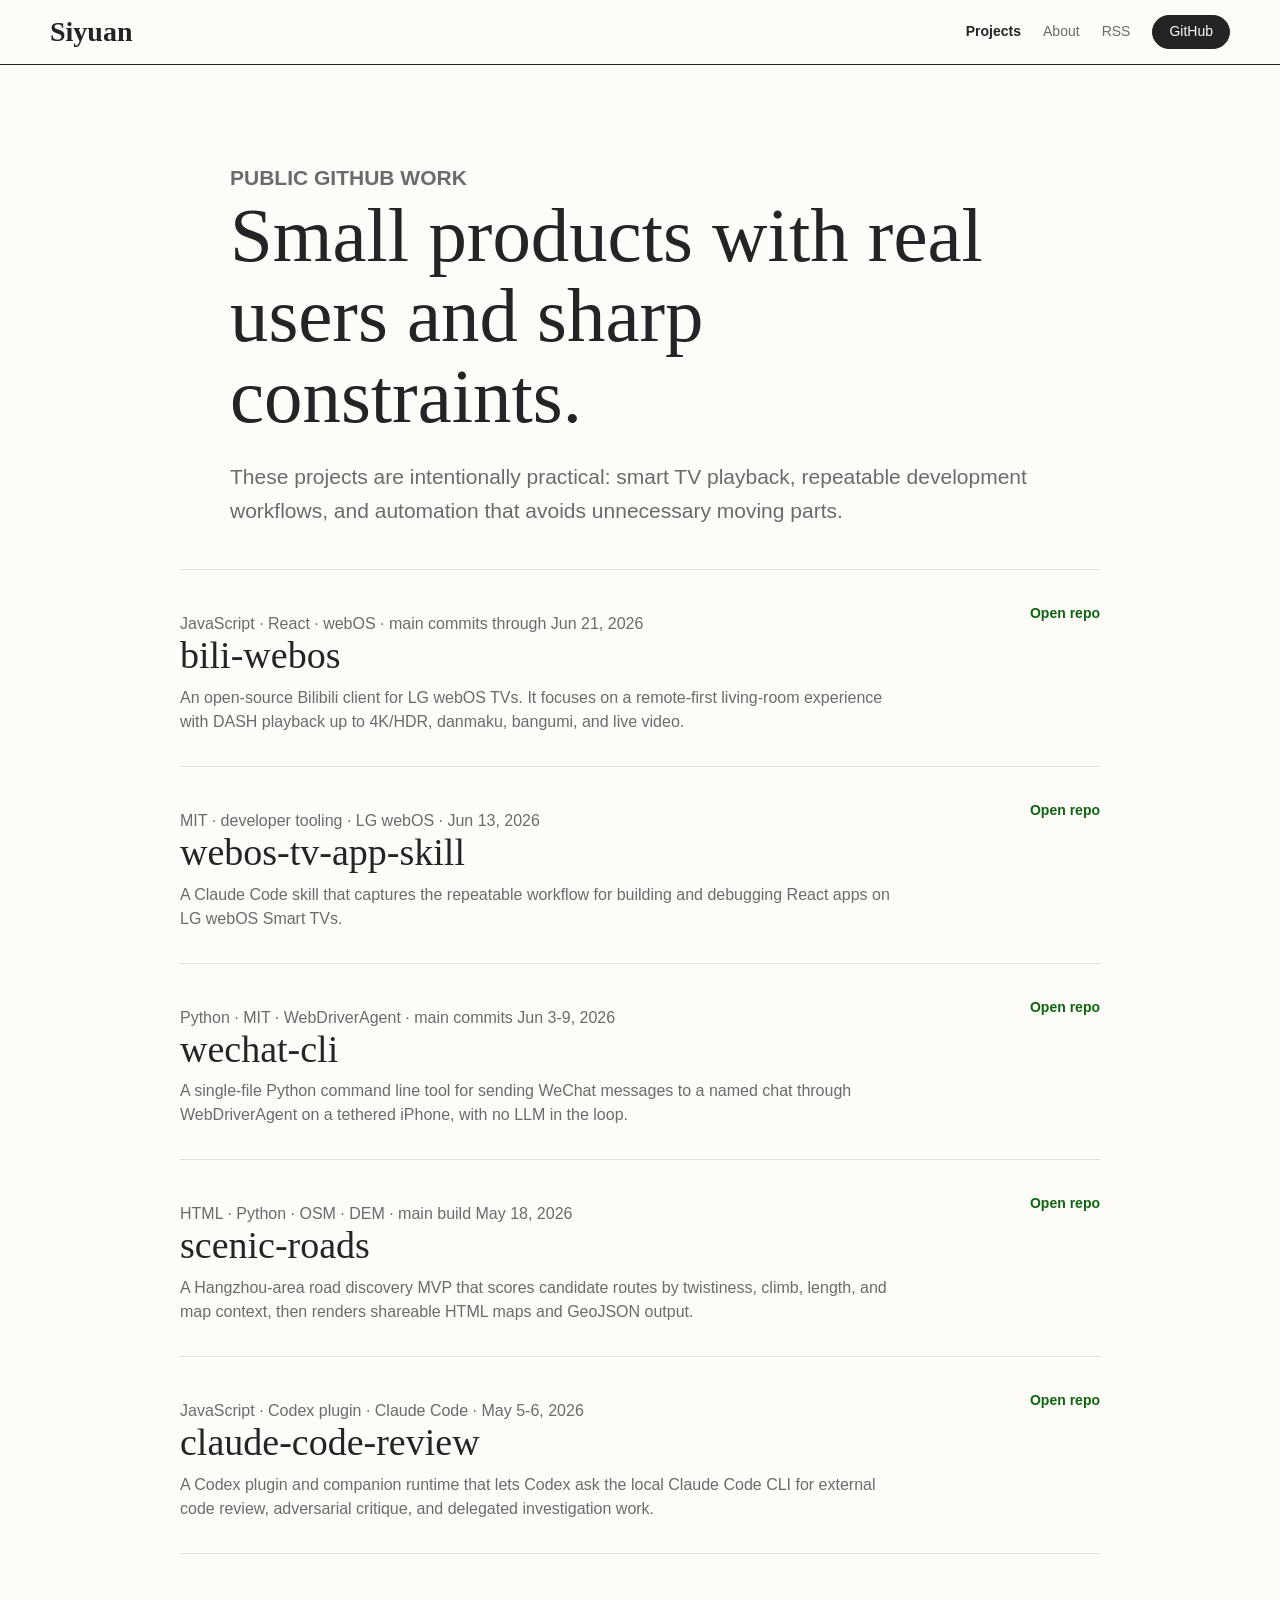
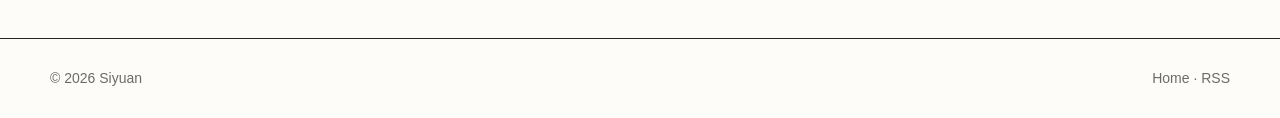
<file: site/projects.html>
<!doctype html>
<html lang="en">
  <head>
    <meta charset="utf-8">
    <meta name="viewport" content="width=device-width, initial-scale=1">
    <title>Projects - Siyuan</title>
    <meta name="description" content="Public GitHub projects, including bili-webos, claude-code-review, scenic-roads, webos-tv-app-skill, and wechat-cli.">
    <link rel="stylesheet" href="assets/styles.css">
  </head>
  <body>
    <header class="site-header">
      <nav class="nav" aria-label="Primary navigation">
        <a class="brand" href="index.html">Siyuan</a>
        <div class="nav-links">
          <a href="projects.html" aria-current="page">Projects</a>
          <a href="about.html">About</a>
          <a href="rss.xml">RSS</a>
          <a class="pill-link" href="https://github.com/asdf17128">GitHub</a>
        </div>
      </nav>
    </header>

    <main>
      <section class="page-heading">
        <p class="eyebrow">Public GitHub work</p>
        <h1>Small products with real users and sharp constraints.</h1>
        <p>These projects are intentionally practical: smart TV playback, repeatable development workflows, and automation that avoids unnecessary moving parts.</p>
      </section>

      <section class="project-list" aria-label="Project list">
        <article class="project-row">
          <div>
            <p class="project-meta">JavaScript · React · webOS · main commits through Jun 21, 2026</p>
            <h2>bili-webos</h2>
            <p>An open-source Bilibili client for LG webOS TVs. It focuses on a remote-first living-room experience with DASH playback up to 4K/HDR, danmaku, bangumi, and live video.</p>
          </div>
          <a class="project-link" href="https://github.com/asdf17128/bili-webos">Open repo</a>
        </article>

        <article class="project-row">
          <div>
            <p class="project-meta">MIT · developer tooling · LG webOS · Jun 13, 2026</p>
            <h2>webos-tv-app-skill</h2>
            <p>A Claude Code skill that captures the repeatable workflow for building and debugging React apps on LG webOS Smart TVs.</p>
          </div>
          <a class="project-link" href="https://github.com/asdf17128/webos-tv-app-skill">Open repo</a>
        </article>

        <article class="project-row">
          <div>
            <p class="project-meta">Python · MIT · WebDriverAgent · main commits Jun 3-9, 2026</p>
            <h2>wechat-cli</h2>
            <p>A single-file Python command line tool for sending WeChat messages to a named chat through WebDriverAgent on a tethered iPhone, with no LLM in the loop.</p>
          </div>
          <a class="project-link" href="https://github.com/asdf17128/wechat-cli">Open repo</a>
        </article>

        <article class="project-row">
          <div>
            <p class="project-meta">HTML · Python · OSM · DEM · main build May 18, 2026</p>
            <h2>scenic-roads</h2>
            <p>A Hangzhou-area road discovery MVP that scores candidate routes by twistiness, climb, length, and map context, then renders shareable HTML maps and GeoJSON output.</p>
          </div>
          <a class="project-link" href="https://github.com/asdf17128/scenic-roads">Open repo</a>
        </article>

        <article class="project-row">
          <div>
            <p class="project-meta">JavaScript · Codex plugin · Claude Code · May 5-6, 2026</p>
            <h2>claude-code-review</h2>
            <p>A Codex plugin and companion runtime that lets Codex ask the local Claude Code CLI for external code review, adversarial critique, and delegated investigation work.</p>
          </div>
          <a class="project-link" href="https://github.com/asdf17128/claude-code-review">Open repo</a>
        </article>
      </section>
    </main>

    <footer class="site-footer">
      <div class="footer-inner">
        <span>© 2026 Siyuan</span>
        <span><a href="index.html">Home</a> · <a href="rss.xml">RSS</a></span>
      </div>
    </footer>
  </body>
</html>
</file>
<file: site/assets/styles.css>
:root {
  color-scheme: light;
  --paper: #fdfcf8;
  --ink: #242424;
  --muted: #6b6b6b;
  --rule: #e5e1d8;
  --soft: #f4f1ea;
  --accent: #1a8917;
  --accent-dark: #0f6410;
  --sans: Inter, ui-sans-serif, -apple-system, BlinkMacSystemFont, "Segoe UI", sans-serif;
  --serif: Georgia, Cambria, "Times New Roman", Times, serif;
}

* {
  box-sizing: border-box;
}

html {
  scroll-behavior: smooth;
}

body {
  margin: 0;
  background: var(--paper);
  color: var(--ink);
  font-family: var(--sans);
  font-size: 17px;
  line-height: 1.65;
  text-rendering: optimizeLegibility;
}

img {
  display: block;
  max-width: 100%;
}

a {
  color: inherit;
  text-decoration-color: rgba(26, 137, 23, 0.42);
  text-decoration-thickness: 1px;
  text-underline-offset: 0.18em;
}

a:hover {
  color: var(--accent-dark);
  text-decoration-color: currentColor;
}

.site-header {
  position: sticky;
  top: 0;
  z-index: 10;
  background: rgba(253, 252, 248, 0.94);
  border-bottom: 1px solid var(--ink);
  backdrop-filter: blur(12px);
}

.nav {
  width: min(1180px, calc(100% - 40px));
  min-height: 64px;
  margin: 0 auto;
  display: flex;
  align-items: center;
  justify-content: space-between;
  gap: 24px;
}

.brand {
  font-family: var(--serif);
  font-size: 28px;
  font-weight: 700;
  line-height: 1;
  text-decoration: none;
}

.nav-links {
  display: flex;
  align-items: center;
  gap: 22px;
  color: var(--muted);
  font-size: 14px;
}

.nav-links a {
  text-decoration: none;
  white-space: nowrap;
}

.nav-links a[aria-current="page"] {
  color: var(--ink);
  font-weight: 600;
}

.pill-link {
  display: inline-flex;
  align-items: center;
  min-height: 34px;
  padding: 0 16px;
  border: 1px solid var(--ink);
  border-radius: 999px;
  background: var(--ink);
  color: var(--paper) !important;
  font-size: 14px;
  text-decoration: none;
}

.pill-link:hover {
  background: var(--accent-dark);
  border-color: var(--accent-dark);
}

.hero {
  border-bottom: 1px solid var(--ink);
}

.hero-inner {
  width: min(1180px, calc(100% - 40px));
  margin: 0 auto;
  display: grid;
  grid-template-columns: minmax(0, 1fr) 290px;
  gap: 56px;
  padding: 54px 0 48px;
}

.eyebrow {
  margin: 0 0 18px;
  color: var(--muted);
  font-size: 14px;
  font-weight: 600;
  letter-spacing: 0;
  text-transform: uppercase;
}

h1,
h2,
h3 {
  margin: 0;
  color: var(--ink);
  line-height: 1.05;
}

h1 {
  max-width: 780px;
  font-family: var(--serif);
  font-size: clamp(50px, 6.3vw, 84px);
  font-weight: 500;
  letter-spacing: 0;
}

h2 {
  font-family: var(--serif);
  font-size: clamp(34px, 4vw, 56px);
  font-weight: 500;
}

h3 {
  font-family: var(--serif);
  font-size: 30px;
  font-weight: 500;
}

.lead {
  max-width: 660px;
  margin: 24px 0 0;
  color: #3d3d3d;
  font-size: 22px;
  line-height: 1.45;
}

.hero-actions {
  display: flex;
  flex-wrap: wrap;
  gap: 12px;
  margin-top: 34px;
}

.secondary-link {
  display: inline-flex;
  align-items: center;
  min-height: 34px;
  color: var(--muted);
  font-size: 14px;
  font-weight: 600;
  text-decoration: none;
}

.profile-rail {
  align-self: end;
  border-top: 1px solid var(--ink);
  padding-top: 22px;
}

.avatar {
  width: 96px;
  height: 96px;
  border-radius: 50%;
  margin-bottom: 18px;
  border: 1px solid var(--rule);
}

.profile-rail p {
  margin: 0;
  color: var(--muted);
  font-size: 15px;
  line-height: 1.55;
}

.main {
  width: min(1180px, calc(100% - 40px));
  margin: 0 auto;
}

.content-grid {
  display: grid;
  grid-template-columns: minmax(0, 1fr) 300px;
  gap: 76px;
  padding: 54px 0 80px;
}

.section-title {
  margin-bottom: 6px;
  font-family: var(--sans);
  font-size: 14px;
  font-weight: 700;
  letter-spacing: 0;
  text-transform: uppercase;
}

.article-list {
  border-top: 1px solid var(--rule);
}

.story-row {
  display: grid;
  grid-template-columns: minmax(0, 1fr) 132px;
  gap: 34px;
  padding: 28px 0;
  border-bottom: 1px solid var(--rule);
  text-decoration: none;
}

.story-row:hover h3 {
  color: var(--accent-dark);
}

.story-meta,
.project-meta {
  display: flex;
  flex-wrap: wrap;
  gap: 8px;
  margin: 0 0 10px;
  color: var(--muted);
  font-size: 13px;
}

.story-row p,
.project-row p {
  margin: 10px 0 0;
  color: var(--muted);
  font-size: 16px;
  line-height: 1.5;
}

.story-tag {
  align-self: start;
  justify-self: end;
  border: 1px solid var(--rule);
  border-radius: 999px;
  padding: 5px 11px;
  color: var(--muted);
  font-size: 13px;
  white-space: nowrap;
}

.aside {
  position: sticky;
  top: 92px;
  align-self: start;
}

.aside-section {
  padding: 0 0 26px;
  margin-bottom: 26px;
  border-bottom: 1px solid var(--rule);
}

.aside-section p,
.aside-section li {
  color: var(--muted);
  font-size: 15px;
  line-height: 1.55;
}

.aside-section ul {
  margin: 14px 0 0;
  padding: 0;
  list-style: none;
}

.topic-cloud {
  display: flex;
  flex-wrap: wrap;
  gap: 8px;
  margin-top: 14px;
}

.topic-cloud span,
.topic-cloud a {
  border-radius: 999px;
  background: var(--soft);
  padding: 7px 12px;
  color: var(--muted);
  font-size: 13px;
  text-decoration: none;
}

.page-heading {
  width: min(820px, calc(100% - 40px));
  margin: 0 auto;
  padding: 74px 0 40px;
}

.page-heading h1 {
  font-size: clamp(46px, 6vw, 86px);
}

.page-heading p {
  margin: 22px 0 0;
  color: var(--muted);
  font-size: 21px;
}

.project-list {
  width: min(920px, calc(100% - 40px));
  margin: 0 auto 84px;
  border-top: 1px solid var(--rule);
}

.project-row {
  display: grid;
  grid-template-columns: minmax(0, 1fr) 150px;
  gap: 36px;
  padding: 32px 0;
  border-bottom: 1px solid var(--rule);
}

.project-row h2 {
  font-size: 38px;
}

.project-link {
  align-self: start;
  justify-self: end;
  color: var(--accent-dark);
  font-size: 14px;
  font-weight: 700;
  text-decoration: none;
}

.article {
  width: min(740px, calc(100% - 40px));
  margin: 0 auto;
  padding: 72px 0 84px;
}

.article-header {
  border-bottom: 1px solid var(--rule);
  padding-bottom: 34px;
  margin-bottom: 34px;
}

.article h1 {
  font-size: clamp(42px, 6vw, 72px);
}

.byline {
  display: flex;
  align-items: center;
  gap: 12px;
  margin-top: 28px;
  color: var(--muted);
  font-size: 14px;
}

.byline img {
  width: 42px;
  height: 42px;
  border-radius: 50%;
}

.article-content p,
.article-content li {
  color: #343434;
  font-family: var(--serif);
  font-size: 21px;
  line-height: 1.72;
}

.article-content p {
  margin: 0 0 24px;
}

.article-content h2 {
  margin: 42px 0 18px;
  font-family: var(--sans);
  font-size: 25px;
  font-weight: 700;
  line-height: 1.25;
}

.article-content ul {
  margin: 0 0 28px;
  padding-left: 26px;
}

.note {
  border-left: 3px solid var(--accent);
  margin: 32px 0;
  padding: 4px 0 4px 20px;
  color: var(--muted);
  font-family: var(--sans) !important;
  font-size: 16px !important;
}

.site-footer {
  border-top: 1px solid var(--ink);
  padding: 28px 0;
}

.footer-inner {
  width: min(1180px, calc(100% - 40px));
  margin: 0 auto;
  display: flex;
  justify-content: space-between;
  gap: 24px;
  color: var(--muted);
  font-size: 14px;
}

.footer-inner a {
  text-decoration: none;
}

@media (max-width: 860px) {
  .nav {
    width: min(100% - 28px, 760px);
    min-height: 58px;
  }

  .brand {
    font-size: 23px;
  }

  .nav-links {
    gap: 14px;
  }

  .nav-links a[href="rss.xml"],
  .nav-links a[href="../rss.xml"] {
    display: none;
  }

  .hero-inner,
  .content-grid {
    width: min(100% - 28px, 760px);
    grid-template-columns: 1fr;
    gap: 34px;
  }

  .hero-inner {
    padding: 40px 0 34px;
    gap: 24px;
  }

  h1 {
    font-size: clamp(42px, 11.5vw, 58px);
  }

  .lead {
    font-size: 18px;
  }

  .hero .profile-rail {
    display: none;
  }

  .aside {
    position: static;
  }

  .story-row,
  .project-row {
    grid-template-columns: 1fr;
    gap: 14px;
  }

  .story-tag,
  .project-link {
    justify-self: start;
  }

  .page-heading,
  .project-list,
  .article,
  .footer-inner {
    width: min(100% - 28px, 760px);
  }

  .article-content p,
  .article-content li {
    font-size: 19px;
  }

  .footer-inner {
    flex-direction: column;
  }
}

@media (max-width: 460px) {
  .pill-link {
    padding: 0 12px;
  }

  .hero-actions {
    flex-direction: column;
    align-items: flex-start;
  }
}
</file>
